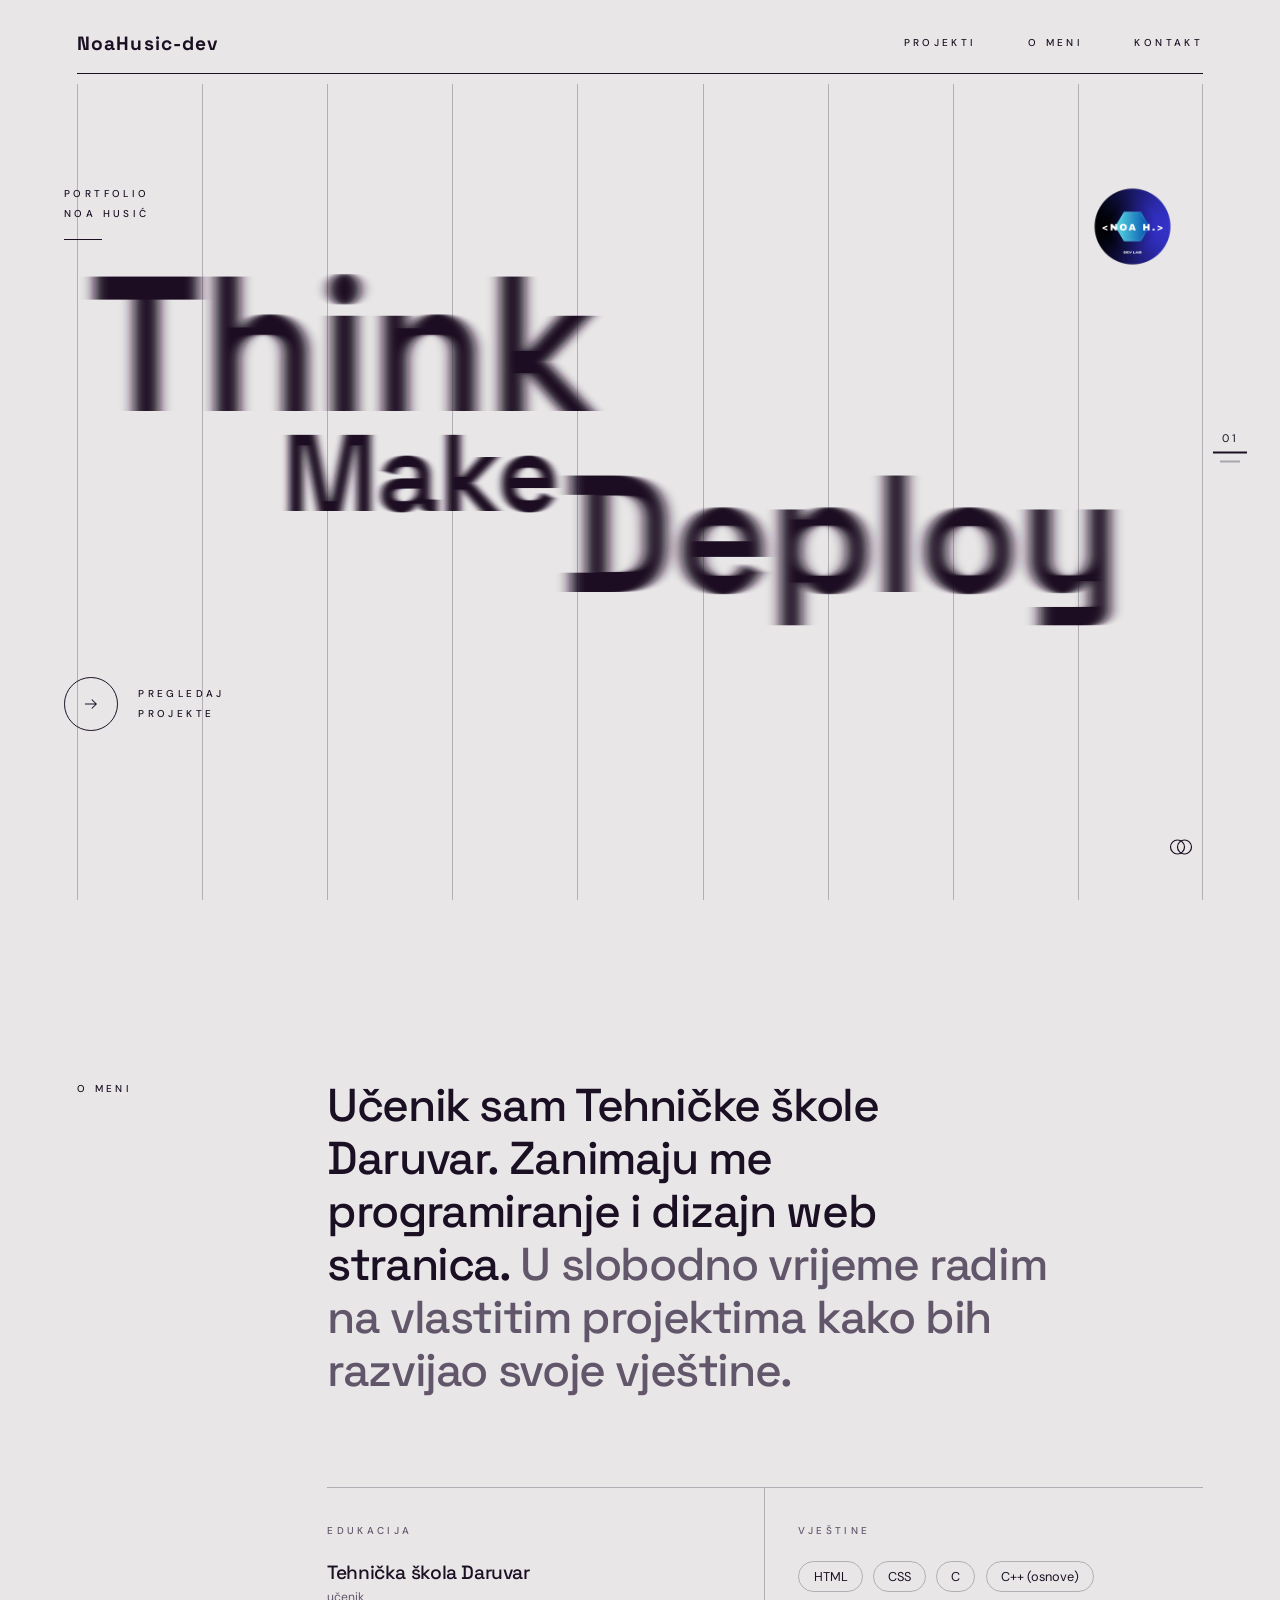
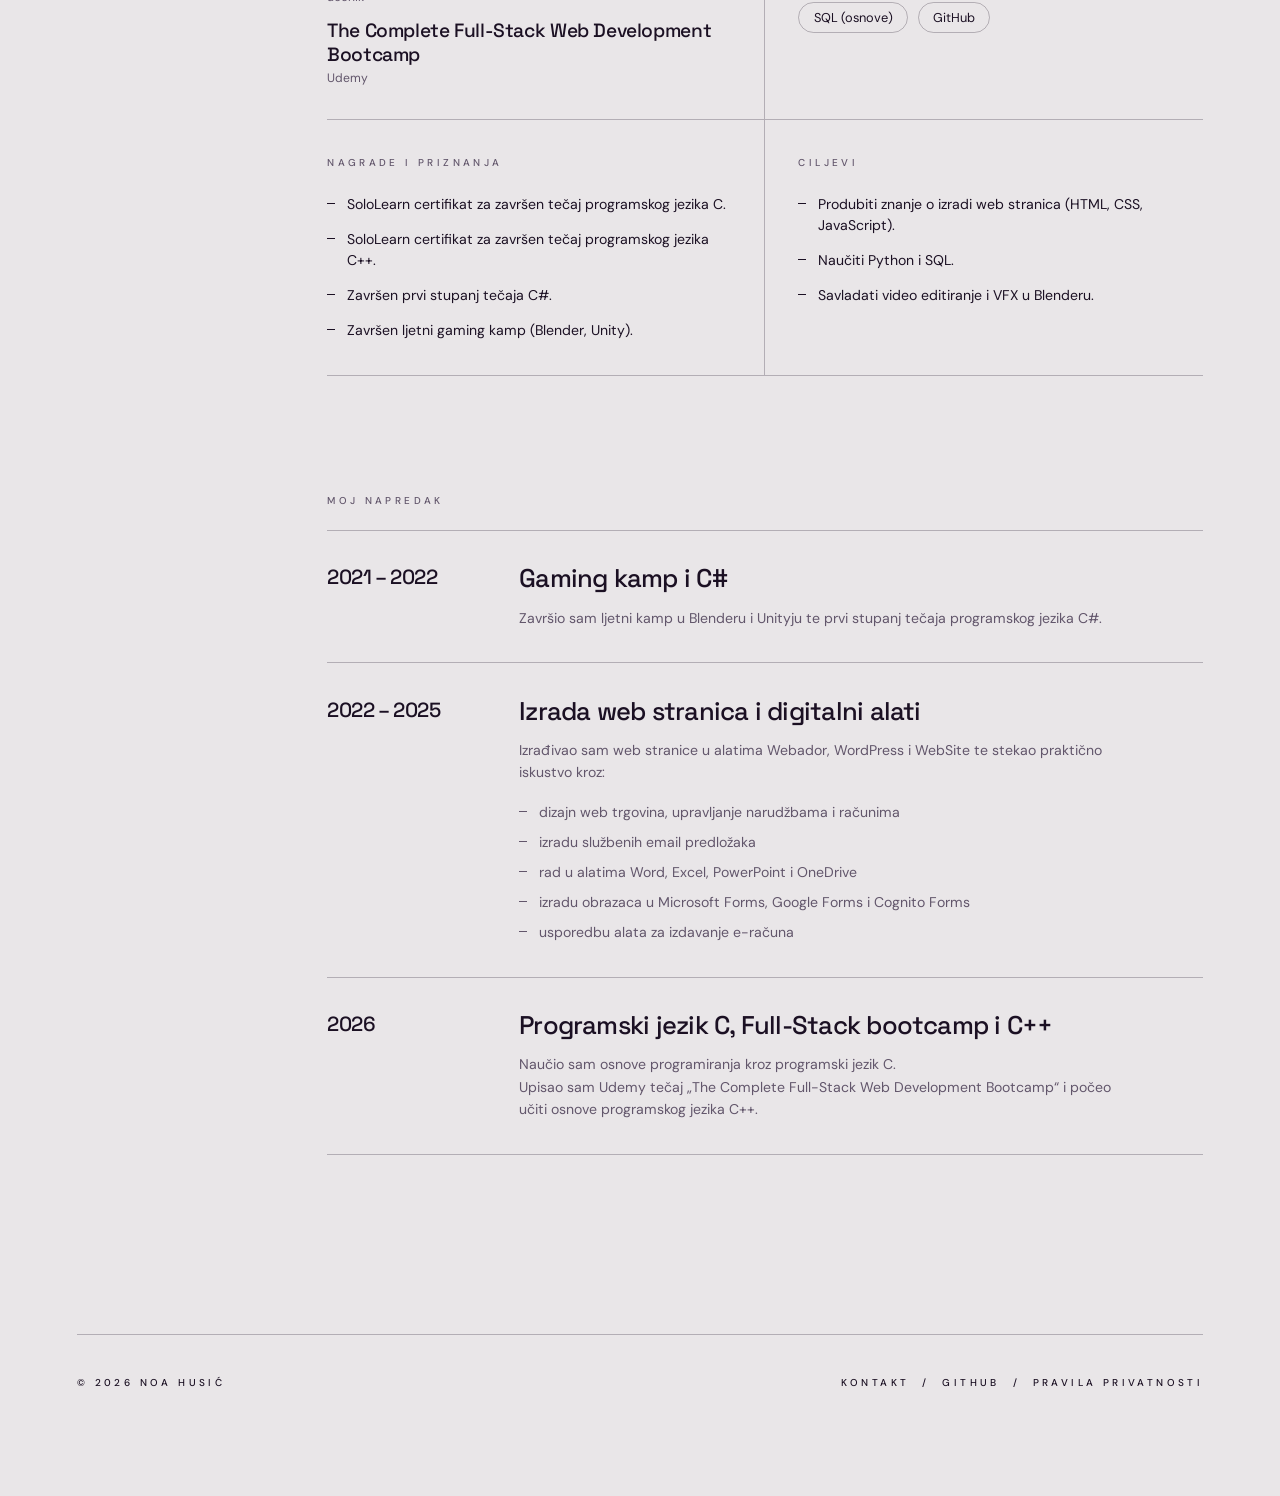
<file: index.html>
<!DOCTYPE html>
<html lang="hr">
<head>
<meta charset="utf-8">
<meta name="viewport" content="width=device-width, initial-scale=1, viewport-fit=cover">
<title>Noa Husić – Portfolio</title>
<meta name="description" content="Portfolio Noe Husića: web razvoj i dizajn.">
<link rel="preconnect" href="https://fonts.googleapis.com"><link rel="preconnect" href="https://fonts.gstatic.com" crossorigin>
<link rel="stylesheet" href="https://fonts.googleapis.com/css2?family=DM+Sans:wght@400;500&family=Space+Grotesk:wght@500;700&display=swap">
<script>try{document.documentElement.dataset.theme=localStorage.getItem("theme")||"light"}catch(e){document.documentElement.dataset.theme="light"}</script>
<link rel="stylesheet" href="style.css">
</head>
<body>
<svg width="0" height="0" style="position:absolute" aria-hidden="true"><defs><filter id="hb0" x="-20%" y="-10%" width="140%" height="120%"><feGaussianBlur class="hb" stdDeviation="0 0"/></filter><filter id="hb1" x="-20%" y="-10%" width="140%" height="120%"><feGaussianBlur class="hb" stdDeviation="0 0"/></filter><filter id="hb2" x="-20%" y="-10%" width="140%" height="120%"><feGaussianBlur class="hb" stdDeviation="0 0"/></filter><filter id="hb3" x="-20%" y="-10%" width="140%" height="120%"><feGaussianBlur class="hb" stdDeviation="0 0"/></filter></defs></svg>
<main>
<div class="cols" aria-hidden="true"><i></i><i></i><i></i><i></i><i></i><i></i><i></i><i></i><i></i></div>
<header>
  <a class="logo" href="index.html" aria-label="Početna">NoaHusic-dev</a>
  <nav class="mini"><a href="projekti.html">Projekti</a><a href="index.html#o-meni">O meni</a><a href="kontakt.html">Kontakt</a></nav>
</header>
<section class="stage" data-s>
  <div class="inner">
    <p class="mini rule tl">Portfolio<br>Noa Husić</p>
    <h1><span class="w w1" data-blur="7">Think</span><span class="w w2" data-blur="4">Make</span><span class="w w3" data-blur="8">Deploy</span><!--<span class="w w4" data-blur="9">Lab</span>--></h1>
    <img class="hero-logo" src="images/mp-logo.png" alt="Logo NoaHusic-dev" decoding="async">
    <!--<p class="mini rule tr">Web<br>Sučelja<br>Sustavi<br>Detalji</p>-->
    <div class="cta">
      <!--<p>Razvijam web stranice i aplikacije koje su jasne, brze i pažljivo oblikovane.</p>-->
      <a class="row" href="projekti.html"><span class="btn" aria-hidden="true"><svg width="18" height="18" viewBox="0 0 24 24" fill="none" stroke="currentColor" stroke-width="1.4"><path d="M4 12h15M13 6l6 6-6 6"/></svg></span><span class="mini">Pregledaj<br>projekte</span></a>
    </div>
  </div>
</section>

<section class="sec" id="o-meni" data-s>
  <p class="mini lbl rv">O meni</p>
  <div class="bd">
    <p class="big rv" style="--d:.1s">Učenik sam Tehničke škole Daruvar. Zanimaju me programiranje i dizajn web stranica. <em>U slobodno vrijeme radim na vlastitim projektima kako bih razvijao svoje vještine.</em></p>

    <div class="facts">
      <article class="fact rv">
        <h2 class="mini">Edukacija</h2>
        <ul class="rows">
          <li><strong>Tehnička škola Daruvar</strong><span>učenik</span></li>
          <li><strong>The Complete Full-Stack Web Development Bootcamp</strong><span>Udemy</span></li>
        </ul>
      </article>

      <article class="fact rv" style="--d:.08s">
        <h2 class="mini">Vještine</h2>
        <div class="tags"><span>HTML</span><span>CSS</span><span>C</span><span>C++ (osnove)</span><span>SQL (osnove)</span><span>GitHub</span></div>
      </article>

      <article class="fact rv">
        <h2 class="mini">Nagrade i priznanja</h2>
        <ul class="dots">
          <li>SoloLearn certifikat za završen tečaj programskog jezika C.</li>
          <li>SoloLearn certifikat za završen tečaj programskog jezika C++.</li>
          <li>Završen prvi stupanj tečaja C#.</li>
          <li>Završen ljetni gaming kamp (Blender, Unity).</li>
        </ul>
      </article>

      <article class="fact rv" style="--d:.08s">
        <h2 class="mini">Ciljevi</h2>
        <ul class="dots">
          <li>Produbiti znanje o izradi web stranica (HTML, CSS, JavaScript).</li>
          <li>Naučiti Python i SQL.</li>
          <li>Savladati video editiranje i VFX u Blenderu.</li>
        </ul>
      </article>
    </div>

    <h2 class="mini sub-h rv">Moj napredak</h2>
    <ol class="steps">
      <li class="step rv">
        <span class="yr">2021 – 2022</span>
        <div><h3>Gaming kamp i C#</h3>
        <p>Završio sam ljetni kamp u Blenderu i Unityju te prvi stupanj tečaja programskog jezika C#.</p></div>
      </li>
      <li class="step rv">
        <span class="yr">2022 – 2025</span>
        <div><h3>Izrada web stranica i digitalni alati</h3>
        <p>Izrađivao sam web stranice u alatima Webador, WordPress i WebSite te stekao praktično iskustvo kroz:</p>
        <ul class="dots">
          <li>dizajn web trgovina, upravljanje narudžbama i računima</li>
          <li>izradu službenih email predložaka</li>
          <li>rad u alatima Word, Excel, PowerPoint i OneDrive</li>
          <li>izradu obrazaca u Microsoft Forms, Google Forms i Cognito Forms</li>
          <li>usporedbu alata za izdavanje e-računa</li>
        </ul></div>
      </li>
      <li class="step rv">
        <span class="yr">2026</span>
        <div><h3>Programski jezik C, Full-Stack bootcamp i C++</h3>
        <p>Naučio sam osnove programiranja kroz programski jezik C.</p>
        <p>Upisao sam Udemy tečaj „The Complete Full-Stack Web Development Bootcamp“ i počeo učiti osnove programskog jezika C++.</p></div>
      </li>
    </ol>
  </div>
</section>

<!--<section class="sec" id="radovi" data-s>
  <p class="mini lbl rv">Odabrani radovi</p>
  <div class="bd">
    <a class="work rv" href="projekti.html"><span class="n">01</span><span class="t">Digitalni raspored sati</span><span class="g">Svelte · Go · Tailwind</span><span class="y">2026</span><span class="ar">↗</span></a>
    <a class="work rv" style="--d:.1s" href="projekti.html"><span class="n">02</span><span class="t">Naziv projekta</span><span class="g">HTML · CSS · JS</span><span class="y">2026</span><span class="ar">↗</span></a>
    <a class="work rv" style="--d:.2s" href="projekti.html"><span class="n">03</span><span class="t">Naziv projekta</span><span class="g">HTML · CSS · JS</span><span class="y">2026</span><span class="ar">↗</span></a>
  </div>
</section>-->
</main>

<footer class="mini rv" data-s>
  <span>© 2026 Noa Husić</span>
  <span><a href="kontakt.html">Kontakt</a> &nbsp;/&nbsp; <a href="https://github.com/NoaHusic-dev" rel="noopener">GitHub</a> &nbsp;/&nbsp; <a href="pravila-privatnosti.html">Pravila privatnosti</a></span>
</footer>
<div class="idx" aria-hidden="true"><span id="idxn">01</span><i class="on"></i><i></i><i></i><i></i></div>
<button class="tgl" id="theme" aria-label="Promijeni temu (svijetla / tamna)"><svg viewBox="0 0 26 26" fill="none" stroke="currentColor" stroke-width="1.2"><circle cx="9.5" cy="13" r="7"/><circle cx="16.5" cy="13" r="7"/></svg></button>
<script src="script.js"></script>
</body>
</html>
</file>
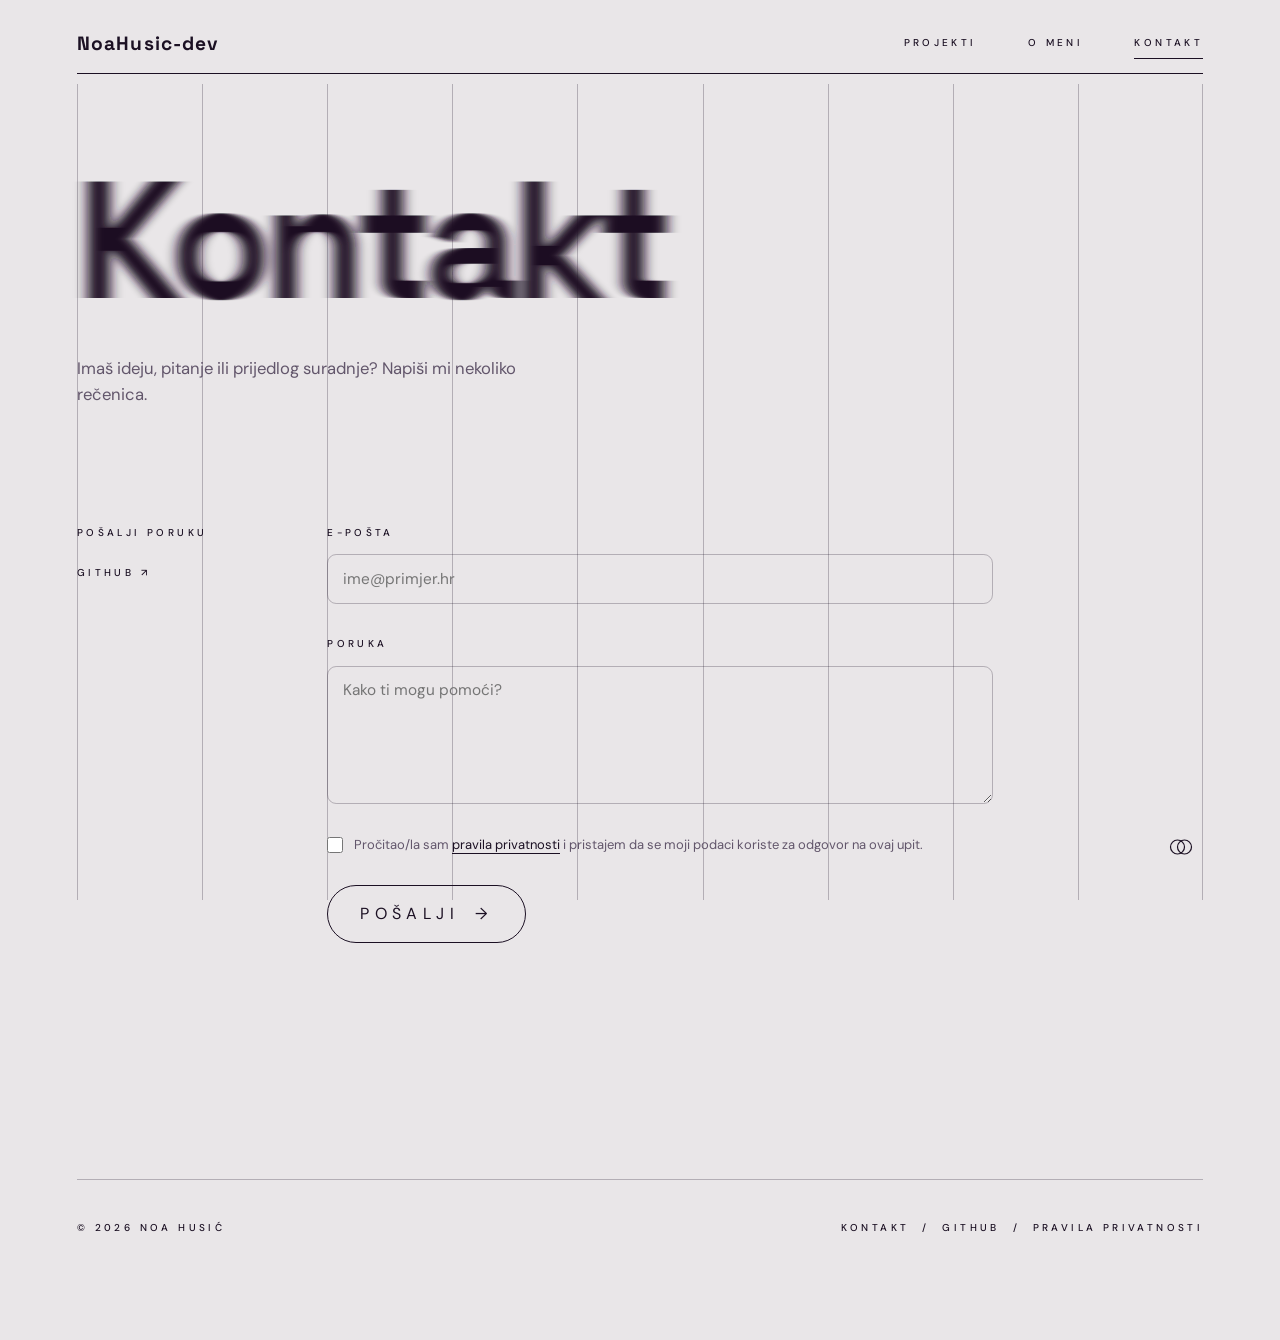
<file: kontakt.html>
<!DOCTYPE html>
<html lang="hr">
<head>
<meta charset="utf-8">
<meta name="viewport" content="width=device-width, initial-scale=1, viewport-fit=cover">
<title>Kontakt – Noa Husić</title>
<meta name="description" content="Kontaktiraj Nou Husića.">
<link rel="preconnect" href="https://fonts.googleapis.com"><link rel="preconnect" href="https://fonts.gstatic.com" crossorigin>
<link rel="stylesheet" href="https://fonts.googleapis.com/css2?family=DM+Sans:wght@400;500&family=Space+Grotesk:wght@500;700&display=swap">
<script>try{document.documentElement.dataset.theme=localStorage.getItem("theme")||"light"}catch(e){document.documentElement.dataset.theme="light"}</script>
<link rel="stylesheet" href="style.css">
</head>
<body>
<svg width="0" height="0" style="position:absolute" aria-hidden="true"><defs><filter id="hb0" x="-20%" y="-10%" width="140%" height="120%"><feGaussianBlur class="hb" stdDeviation="0 0"/></filter></defs></svg>
<div class="cols" aria-hidden="true"><i></i><i></i><i></i><i></i><i></i><i></i><i></i><i></i><i></i></div>
<header>
  <a class="logo" href="index.html" aria-label="Početna">NoaHusic-dev</a>
  <nav class="mini"><a href="projekti.html">Projekti</a><a href="index.html#o-meni">O meni</a><a href="kontakt.html" aria-current="page">Kontakt</a></nav>
</header>
<main>
<section class="ph">
  <h1><span class="w" data-blur="7">Kontakt</span></h1>
  <p class="lead rv">Imaš ideju, pitanje ili prijedlog suradnje? Napiši mi nekoliko rečenica.</p>
</section>
<section class="sec" style="padding-top:calc(4*var(--s))">
  <div class="lbl rv side"><p class="mini">Pošalji poruku</p><p class="mini" style="margin-top:2em"><a href="https://github.com/NoaHusic-dev" rel="noopener">GitHub ↗</a></p></div>
  <div class="bd rv" style="--d:.1s">
    <!-- Zamijeni YOUR_FORM_ID svojim Formspree ID-jem -->
    <form class="form" action="https://formspree.io/f/mqerznrn" method="POST" data-ajax>
      <div class="fld"><label class="mini" for="email">E-pošta</label><input id="email" name="email" type="email" autocomplete="email" placeholder="ime@primjer.hr" required></div>
      <div class="fld"><label class="mini" for="message">Poruka</label><textarea id="message" name="message" placeholder="Kako ti mogu pomoći?" required></textarea></div>
      <label class="chk"><input type="checkbox" name="privacy" value="da" required><span>Pročitao/la sam <a href="pravila-privatnosti.html">pravila privatnosti</a> i pristajem da se moji podaci koriste za odgovor na ovaj upit.</span></label>
      <input class="hp" type="text" name="_gotcha" tabindex="-1" autocomplete="off" aria-hidden="true">
      <button class="send mini" type="submit">Pošalji <span aria-hidden="true">→</span></button>
      <p class="note" role="status" aria-live="polite"></p>
    </form>
  </div>
</section>
</main>

<footer class="mini rv">
  <span>© 2026 Noa Husić</span>
  <span><a href="kontakt.html">Kontakt</a> &nbsp;/&nbsp; <a href="https://github.com/NoaHusic-dev" rel="noopener">GitHub</a> &nbsp;/&nbsp; <a href="pravila-privatnosti.html">Pravila privatnosti</a></span>
</footer>
<button class="tgl" id="theme" aria-label="Promijeni temu (svijetla / tamna)"><svg viewBox="0 0 26 26" fill="none" stroke="currentColor" stroke-width="1.2"><circle cx="9.5" cy="13" r="7"/><circle cx="16.5" cy="13" r="7"/></svg></button>
<script src="script.js"></script>
</body>
</html>
</file>
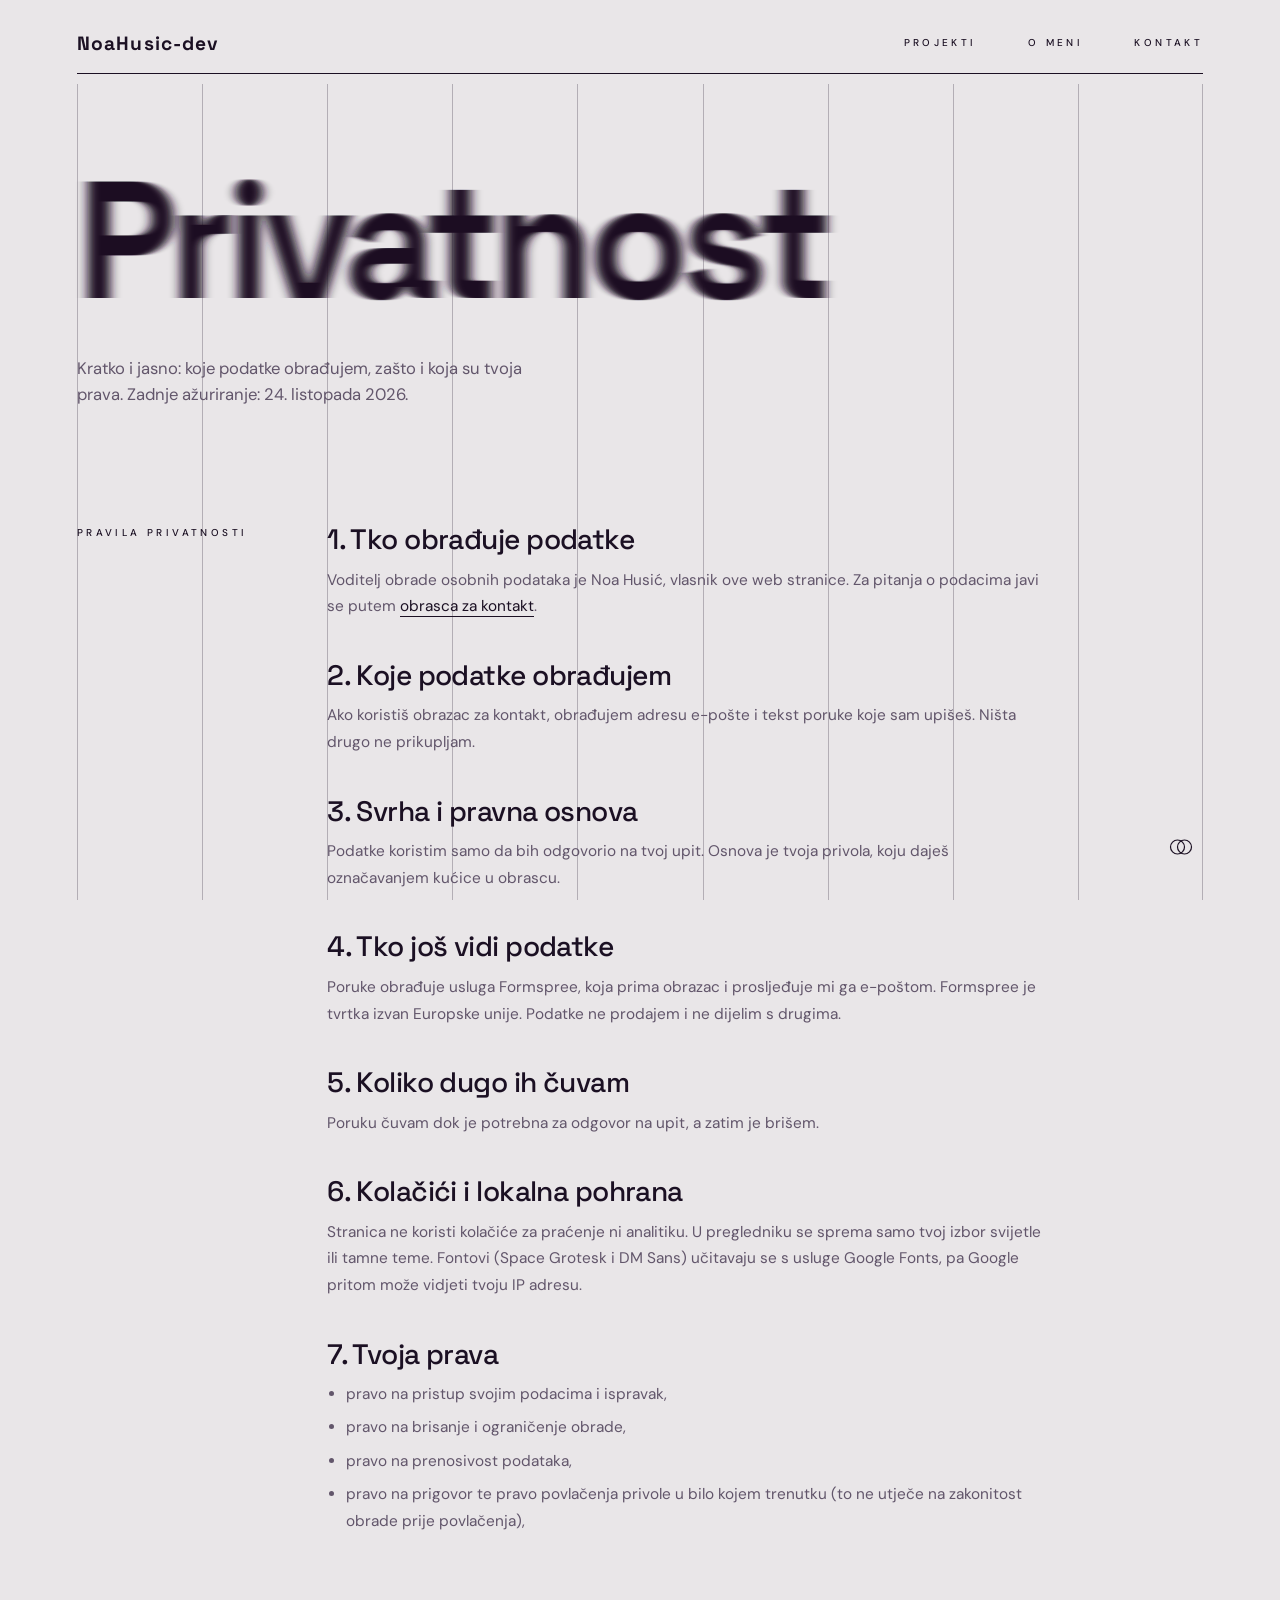
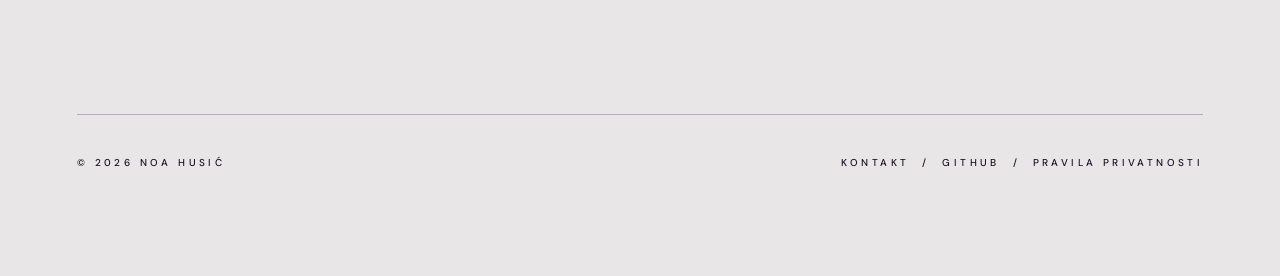
<file: pravila-privatnosti.html>
<!DOCTYPE html>
<html lang="hr">
<head>
<meta charset="utf-8">
<meta name="viewport" content="width=device-width, initial-scale=1, viewport-fit=cover">
<title>Pravila privatnosti – Noa Husić</title>
<meta name="description" content="Pravila privatnosti web stranice Noe Husića.">
<link rel="preconnect" href="https://fonts.googleapis.com"><link rel="preconnect" href="https://fonts.gstatic.com" crossorigin>
<link rel="stylesheet" href="https://fonts.googleapis.com/css2?family=DM+Sans:wght@400;500&family=Space+Grotesk:wght@500;700&display=swap">
<script>try{document.documentElement.dataset.theme=localStorage.getItem("theme")||"light"}catch(e){document.documentElement.dataset.theme="light"}</script>
<link rel="stylesheet" href="style.css">
</head>
<body>
<svg width="0" height="0" style="position:absolute" aria-hidden="true"><defs><filter id="hb0" x="-20%" y="-10%" width="140%" height="120%"><feGaussianBlur class="hb" stdDeviation="0 0"/></filter></defs></svg>
<div class="cols" aria-hidden="true"><i></i><i></i><i></i><i></i><i></i><i></i><i></i><i></i><i></i></div>
<header>
  <a class="logo" href="index.html" aria-label="Početna">NoaHusic-dev</a>
  <nav class="mini"><a href="projekti.html">Projekti</a><a href="index.html#o-meni">O meni</a><a href="kontakt.html">Kontakt</a></nav>
</header>
<main>
<section class="ph long">
  <h1><span class="w" data-blur="6">Privatnost</span></h1>
  <p class="lead rv">Kratko i jasno: koje podatke obrađujem, zašto i koja su tvoja prava. Zadnje ažuriranje: 24. listopada 2026.</p>
</section>
<section class="sec" style="padding-top:calc(4*var(--s))">
  <p class="mini lbl rv">Pravila privatnosti</p>
  <div class="bd prose rv" style="--d:.1s">
    <div><h2>1. Tko obrađuje podatke</h2><p>Voditelj obrade osobnih podataka je Noa Husić, vlasnik ove web stranice. Za pitanja o podacima javi se putem <a href="kontakt.html">obrasca za kontakt</a>.</p></div>
    <div><h2>2. Koje podatke obrađujem</h2><p>Ako koristiš obrazac za kontakt, obrađujem adresu e-pošte i tekst poruke koje sam upišeš. Ništa drugo ne prikupljam.</p></div>
    <div><h2>3. Svrha i pravna osnova</h2><p>Podatke koristim samo da bih odgovorio na tvoj upit. Osnova je tvoja privola, koju daješ označavanjem kućice u obrascu.</p></div>
    <div><h2>4. Tko još vidi podatke</h2><p>Poruke obrađuje usluga Formspree, koja prima obrazac i prosljeđuje mi ga e-poštom. Formspree je tvrtka izvan Europske unije. Podatke ne prodajem i ne dijelim s drugima.</p></div>
    <div><h2>5. Koliko dugo ih čuvam</h2><p>Poruku čuvam dok je potrebna za odgovor na upit, a zatim je brišem.</p></div>
    <div><h2>6. Kolačići i lokalna pohrana</h2><p>Stranica ne koristi kolačiće za praćenje ni analitiku. U pregledniku se sprema samo tvoj izbor svijetle ili tamne teme. Fontovi (Space Grotesk i DM Sans) učitavaju se s usluge Google Fonts, pa Google pritom može vidjeti tvoju IP adresu.</p></div>
    <div><h2>7. Tvoja prava</h2><ul><li>pravo na pristup svojim podacima i ispravak,</li><li>pravo na brisanje i ograničenje obrade,</li><li>pravo na prenosivost podataka,</li><li>pravo na prigovor te pravo povlačenja privole u bilo kojem trenutku (to ne utječe na zakonitost obrade prije povlačenja),</li></ul></div>
  </div>
</section>
</main>

<footer class="mini rv">
  <span>© 2026 Noa Husić</span>
  <span><a href="kontakt.html">Kontakt</a> &nbsp;/&nbsp; <a href="https://github.com/NoaHusic-dev" rel="noopener">GitHub</a> &nbsp;/&nbsp; <a href="pravila-privatnosti.html">Pravila privatnosti</a></span>
</footer>
<button class="tgl" id="theme" aria-label="Promijeni temu (svijetla / tamna)"><svg viewBox="0 0 26 26" fill="none" stroke="currentColor" stroke-width="1.2"><circle cx="9.5" cy="13" r="7"/><circle cx="16.5" cy="13" r="7"/></svg></button>
<script src="script.js"></script>
</body>
</html>
</file>
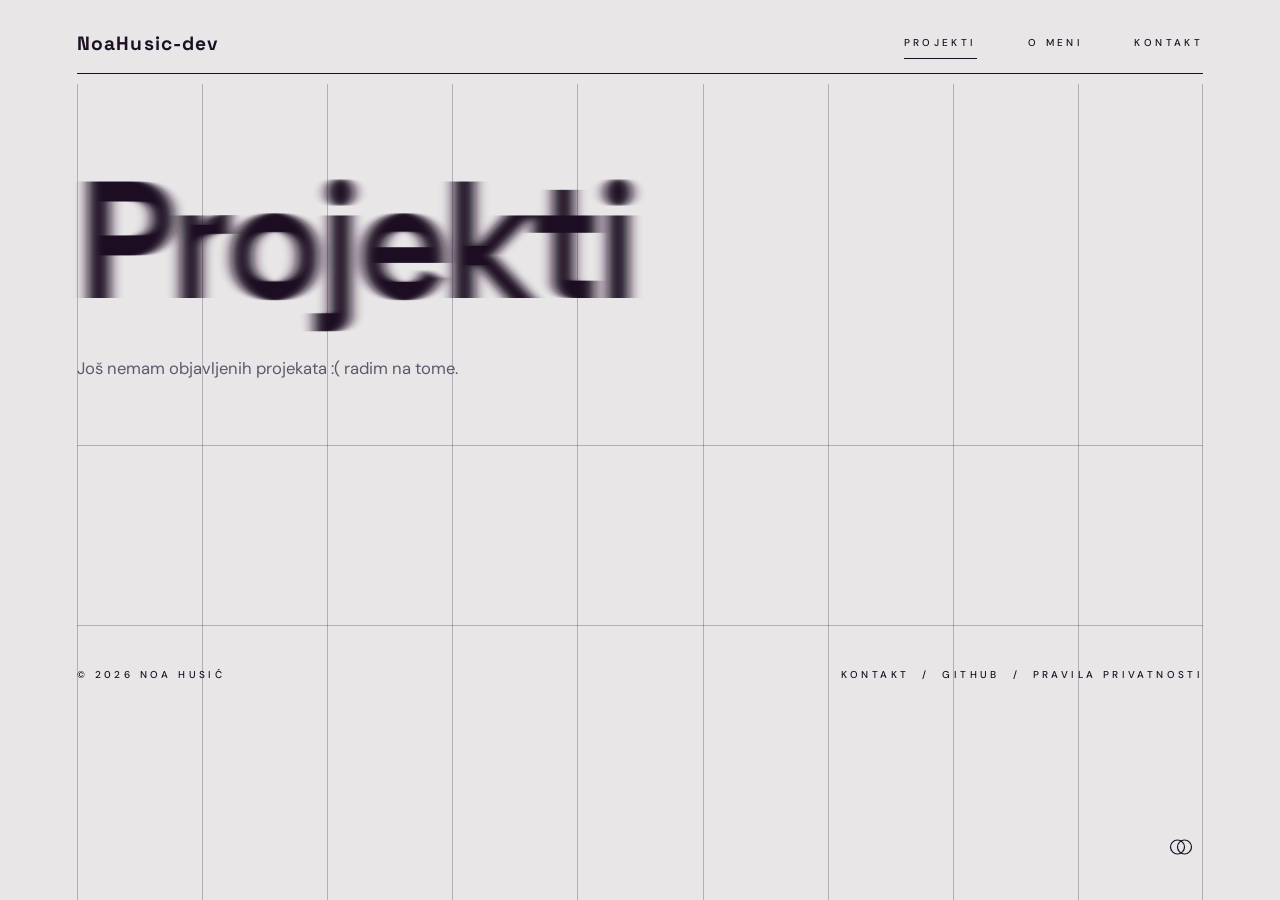
<file: projekti.html>
<!DOCTYPE html>
<html lang="hr">
<head>
<meta charset="utf-8">
<meta name="viewport" content="width=device-width, initial-scale=1, viewport-fit=cover">
<title>Projekti – Noa Husić</title>
<meta name="description" content="Odabrani projekti Noe Husića.">
<link rel="preconnect" href="https://fonts.googleapis.com"><link rel="preconnect" href="https://fonts.gstatic.com" crossorigin>
<link rel="stylesheet" href="https://fonts.googleapis.com/css2?family=DM+Sans:wght@400;500&family=Space+Grotesk:wght@500;700&display=swap">
<script>try{document.documentElement.dataset.theme=localStorage.getItem("theme")||"light"}catch(e){document.documentElement.dataset.theme="light"}</script>
<link rel="stylesheet" href="style.css">
</head>
<body>
<svg width="0" height="0" style="position:absolute" aria-hidden="true"><defs><filter id="hb0" x="-20%" y="-10%" width="140%" height="120%"><feGaussianBlur class="hb" stdDeviation="0 0"/></filter></defs></svg>
<div class="cols" aria-hidden="true"><i></i><i></i><i></i><i></i><i></i><i></i><i></i><i></i><i></i></div>
<header>
  <a class="logo" href="index.html" aria-label="Početna">NoaHusic-dev</a>
  <nav class="mini"><a href="projekti.html" aria-current="page">Projekti</a><a href="index.html#o-meni">O meni</a><a href="kontakt.html">Kontakt</a></nav>
</header>
<main>
<section class="ph">
  <h1><span class="w" data-blur="7">Projekti</span></h1>
  <p class="lead rv">Još nemam objavljenih projekata :( radim na tome.</p>
</section>
<section class="cards">
    <!--
    <article class="card rv"><p class="mini">01 &nbsp;/&nbsp; 2026</p><h2>Digitalni raspored sati</h2><p>Tablo za TV u školi: sat uživo, odbrojavanje do kraja sata, rotacija stranica i razredi obojeni po smjeru.</p><div class="tags"><span>Svelte</span><span>Go</span><span>Tailwind</span></div></article>
    <article class="card rv"><p class="mini">02 &nbsp;/&nbsp; 2026</p><h2>Naziv projekta</h2><p>Kratak opis projekta: koji je problem, što si napravio i čime.</p><div class="tags"><span>HTML</span><span>CSS</span><span>JS</span></div></article>
    <article class="card rv"><p class="mini">03 &nbsp;/&nbsp; 2026</p><h2>Naziv projekta</h2><p>Kratak opis projekta: koji je problem, što si napravio i čime.</p><div class="tags"><span>HTML</span><span>CSS</span><span>JS</span></div></article>
    <article class="card rv"><p class="mini">04 &nbsp;/&nbsp; 2026</p><h2>Naziv projekta</h2><p>Kratak opis projekta: koji je problem, što si napravio i čime.</p><div class="tags"><span>HTML</span><span>CSS</span><span>JS</span></div></article>
-->
    </section>
</main>

<footer class="mini rv">
  <span>© 2026 Noa Husić</span>
  <span><a href="kontakt.html">Kontakt</a> &nbsp;/&nbsp; <a href="https://github.com/NoaHusic-dev" rel="noopener">GitHub</a> &nbsp;/&nbsp; <a href="pravila-privatnosti.html">Pravila privatnosti</a></span>
</footer>
<button class="tgl" id="theme" aria-label="Promijeni temu (svijetla / tamna)"><svg viewBox="0 0 26 26" fill="none" stroke="currentColor" stroke-width="1.2"><circle cx="9.5" cy="13" r="7"/><circle cx="16.5" cy="13" r="7"/></svg></button>
<script src="script.js"></script>
</body>
</html>
</file>
<file: style.css>
/* ==========================================================================
   Portfolio: zajednički stil (index, projekti, kontakt, pravila-privatnosti)
   Veličine se računaju iz --s (1/100 širine kadra 16:9), pa se sve skalira s ekranom.
   ========================================================================== */

:root {
  --s: min(1vw, 1.7778svh);
  --bg: #e9e6e8;
  --ink: #1b1023;
  --mut: #62566b;
  --line: rgba(27, 16, 35, 0.26);
  --hi: rgba(27, 16, 35, 0.07);
  --ease: cubic-bezier(0.22, 1, 0.36, 1);
  --display: "Space Grotesk", system-ui, sans-serif;
  color-scheme: light;
}
[data-theme="dark"] {
  --bg: #0e0b12;
  --ink: #f0eaf4;
  --mut: #a89cb3;
  --line: rgba(240, 234, 244, 0.22);
  --hi: rgba(240, 234, 244, 0.07);
  color-scheme: dark;
}

* { box-sizing: border-box; margin: 0; }
html { scroll-behavior: smooth; background: var(--bg); overflow-x: clip; }
body {
  background: var(--bg); color: var(--ink);
  font-family: "DM Sans", system-ui, sans-serif;
  -webkit-font-smoothing: antialiased;
  transition: background 0.5s, color 0.5s;
}
a { color: inherit; text-decoration: none; }
:focus-visible { outline: 2px solid var(--ink); outline-offset: 3px; }
main, footer { position: relative; z-index: 1; }

.mini { font-size: clamp(9px, calc(0.78 * var(--s)), 13px); letter-spacing: 0.34em; text-transform: uppercase; line-height: 2; font-weight: 500; }
.rule::after { content: ""; display: block; width: calc(3 * var(--s)); height: 1px; background: var(--ink); margin-top: calc(1.2 * var(--s)); }

/* ---- Zaglavlje ---- */
header {
  position: fixed; inset: 0 0 auto; z-index: 20;
  display: flex; align-items: center; justify-content: space-between;
  padding: calc(2.4 * var(--s)) calc(6 * var(--s)) calc(1.4 * var(--s));
  background: var(--bg); transition: background 0.5s;
}
header::after { content: ""; position: absolute; left: calc(6 * var(--s)); right: calc(6 * var(--s)); bottom: 0; height: 1px; background: var(--ink); }
.logo { font: 700 clamp(14px, calc(1.5 * var(--s)), 22px) var(--display); letter-spacing: 0.06em; }
nav { display: flex; gap: calc(4 * var(--s)); }
nav a { position: relative; }
nav a::after { content: ""; position: absolute; left: 0; right: 0; bottom: -0.6em; height: 1px; background: var(--ink); transform: scaleX(0); transform-origin: left; transition: transform 0.5s var(--ease); }
nav a:hover::after, nav a[aria-current="page"]::after { transform: scaleX(1); }

.cols { position: fixed; inset: calc(6.6 * var(--s)) calc(6 * var(--s)) 0; display: grid; grid-template-columns: repeat(9, 1fr); z-index: 0; pointer-events: none; }
.cols i { border-left: 1px solid var(--line); }
.cols i:last-child { border-right: 1px solid var(--line); }

/* ---- Naslovi s zamućenjem ---- */
.w { white-space: nowrap; cursor: default; }
.ph { position: relative; padding: calc(13 * var(--s)) calc(6 * var(--s)) calc(5 * var(--s)); }
.ph h1 { font: 700 calc(13 * var(--s)) var(--display); letter-spacing: -0.05em; line-height: 0.9; }
.ph .w { display: inline-block; filter: url(#hb0); }
.ph .lead { max-width: 44ch; margin-top: calc(3 * var(--s)); color: var(--mut); font-size: clamp(15px, calc(1.3 * var(--s)), 20px); line-height: 1.6; }

/* ---- Hero ---- */
.stage { position: relative; height: 100svh; overflow: hidden; }
.inner { position: absolute; left: 50%; top: 50%; width: calc(100 * var(--s)); height: calc(56.25 * var(--s)); margin: calc(-28.125 * var(--s)) 0 0 calc(-50 * var(--s)); }
.inner > * { position: absolute; }
.inner h1 { inset: 0; z-index: 3; font: 700 var(--s) var(--display); letter-spacing: -0.05em; line-height: 0.85; pointer-events: none; }
.inner .w { position: absolute; pointer-events: auto; }
.w1 { left: 7%; top: 24%; font-size: calc(15 * var(--s)); filter: url(#hb0); }
.w2 { left: 22%; top: 47%; font-size: calc(8.5 * var(--s)); filter: url(#hb1); }
.w3 { left: 44%; top: 52%; font-size: calc(13 * var(--s)); filter: url(#hb2); }
.w4 { left: 51%; top: 68%; font-size: calc(12 * var(--s)); filter: url(#hb3); }
.tl { left: 5%; top: 13%; z-index: 4; }
.tr { right: 7%; top: 13%; text-align: right; z-index: 4; }
.cta { left: 5%; bottom: 11%; z-index: 4; display: flex; flex-direction: column; align-items: flex-start; max-width: calc(30 * var(--s)); }
.cta p { font-size: clamp(11px, calc(0.95 * var(--s)), 16px); line-height: 1.55; color: var(--mut); margin-bottom: calc(2 * var(--s)); }
.cta .row { display: flex; gap: calc(1.6 * var(--s)); align-items: center; }
.btn { display: grid; place-items: center; width: calc(4.2 * var(--s)); height: calc(4.2 * var(--s)); min-width: 40px; min-height: 40px; border: 1px solid var(--ink); border-radius: 50%; transition: background 0.4s, color 0.4s, transform 0.5s var(--ease); }
.row:hover .btn { background: var(--ink); color: var(--bg); transform: translateX(0.4em); }
.hero-logo { right: 7%; top: 11%; z-index: 4; height: calc(9 * var(--s)); width: auto; max-width: calc(30 * var(--s)); object-fit: contain; }
/* ---- Bočni indeks i tema ---- */
.idx { position: fixed; right: calc(2.6 * var(--s)); top: 50%; transform: translateY(-50%); z-index: 6; font-size: 11px; letter-spacing: 0.2em; text-align: center; }
.idx i { display: block; width: calc(1.6 * var(--s)); min-width: 14px; height: 2px; background: var(--ink); opacity: 0.3; margin: 7px auto; transition: all 0.5s var(--ease); }
.idx i.on { opacity: 1; width: calc(2.6 * var(--s)); min-width: 22px; }
.tgl { position: fixed; right: calc(6 * var(--s)); bottom: calc(2.4 * var(--s)); z-index: 30; width: 44px; height: 44px; display: grid; place-items: center; background: none; border: 0; color: var(--ink); cursor: pointer; }
.tgl svg { width: 26px; height: 26px; transition: transform 0.7s var(--ease); }
.tgl:hover svg { transform: rotate(180deg); }

/* ---- Sekcije ---- */
.sec { position: relative; padding: calc(14 * var(--s)) calc(6 * var(--s)); display: grid; grid-template-columns: repeat(9, 1fr); }
.lbl { grid-column: 1 / 3; }
.bd { grid-column: 3 / 10; min-width: 0; }
.big { font: 500 calc(3.6 * var(--s)) / 1.15 var(--display); letter-spacing: -0.03em; max-width: 24ch; }
.big em { font-style: normal; color: var(--mut); }
.tags { display: flex; flex-wrap: wrap; gap: calc(0.8 * var(--s)); margin-top: calc(4 * var(--s)); }
.tags span { border: 1px solid var(--line); border-radius: 99px; padding: 0.45em 1.1em; font-size: clamp(12px, calc(1 * var(--s)), 16px); transition: background 0.3s; }
.tags span:hover { background: var(--hi); }

/* ---- O meni: blokovi ---- */
.facts { display: grid; grid-template-columns: repeat(2, 1fr); margin-top: calc(7 * var(--s)); border-top: 1px solid var(--line); }
.fact { display: flex; flex-direction: column; gap: calc(1.6 * var(--s)); padding: calc(2.6 * var(--s)); border-bottom: 1px solid var(--line); transition: background 0.4s; }
.fact:nth-child(odd) { padding-left: 0; border-right: 1px solid var(--line); }
.fact:hover { background: var(--hi); }
.fact:nth-child(odd):hover { box-shadow: -2px 0 0 var(--hi); }
.fact .mini { color: var(--mut); }
.fact .tags { margin-top: 0; }

.rows, .dots { list-style: none; padding: 0; display: grid; gap: calc(1.1 * var(--s)); }
.rows li { display: flex; flex-direction: column; gap: 0.2em; }
.rows strong { font: 500 clamp(16px, calc(1.5 * var(--s)), 24px) / 1.25 var(--display); letter-spacing: -0.02em; }
.rows span { color: var(--mut); font-size: clamp(12px, calc(0.95 * var(--s)), 15px); }
.dots li { position: relative; padding-left: 1.4em; color: var(--ink); line-height: 1.5; font-size: clamp(14px, calc(1.1 * var(--s)), 18px); }
.dots li::before { content: ""; position: absolute; left: 0; top: 0.62em; width: 0.55em; height: 1px; background: var(--ink); }

.sub-h { margin-top: calc(9 * var(--s)); margin-bottom: calc(1.5 * var(--s)); color: var(--mut); }
.steps { list-style: none; padding: 0; border-top: 1px solid var(--line); }
.step { display: grid; grid-template-columns: calc(13 * var(--s)) 1fr; gap: calc(2 * var(--s)); padding: calc(2.6 * var(--s)) 0; border-bottom: 1px solid var(--line); }
.step .yr { font: 500 clamp(16px, calc(1.6 * var(--s)), 26px) var(--display); letter-spacing: -0.02em; }
.step h3 { font: 500 clamp(18px, calc(2 * var(--s)), 32px) / 1.15 var(--display); letter-spacing: -0.03em; margin-bottom: 0.5em; }
.step p { color: var(--mut); line-height: 1.6; font-size: clamp(14px, calc(1.1 * var(--s)), 18px); max-width: 60ch; }
.step .dots { margin-top: calc(1.4 * var(--s)); gap: calc(0.7 * var(--s)); max-width: 60ch; }
.step .dots li { color: var(--mut); }
.step .dots li::before { background: var(--mut); }

/* ---- Radovi ---- */
.work { display: grid; grid-template-columns: calc(5 * var(--s)) 1.4fr 1fr auto 3em; align-items: center; gap: calc(1.5 * var(--s)); padding: calc(2.2 * var(--s)) 0; border-top: 1px solid var(--line); font-size: clamp(14px, calc(1.5 * var(--s)), 24px); transition: padding 0.6s var(--ease), background 0.4s; }
.work:last-child { border-bottom: 1px solid var(--line); }
.work:hover { padding-left: calc(2 * var(--s)); background: var(--hi); }
.work .n, .work .g, .work .y { color: var(--mut); font-size: 0.72em; }
.work .t { font-family: var(--display); font-weight: 500; letter-spacing: -0.02em; }
.work .ar { text-align: right; transition: transform 0.5s var(--ease); }
.work:hover .ar { transform: translate(0.3em, -0.3em); }

/* ---- Projekti ---- */
.cards { display: grid; grid-template-columns: repeat(2, 1fr); margin: 0 calc(6 * var(--s)) calc(14 * var(--s)); border-top: 1px solid var(--line); }
.card { display: flex; flex-direction: column; gap: calc(1.4 * var(--s)); min-height: calc(22 * var(--s)); padding: calc(3 * var(--s)); border-right: 1px solid var(--line); border-bottom: 1px solid var(--line); transition: background 0.4s; }
.card:nth-child(odd) { border-left: 1px solid var(--line); }
.card:hover { background: var(--hi); }
.card h2 { font: 500 calc(2.6 * var(--s)) / 1.1 var(--display); letter-spacing: -0.03em; }
.card p { color: var(--mut); line-height: 1.6; font-size: clamp(14px, calc(1.1 * var(--s)), 18px); }
.card .tags { margin-top: auto; padding-top: calc(2 * var(--s)); }

/* ---- Kontakt ---- */
.form { display: grid; gap: calc(2.4 * var(--s)); max-width: calc(52 * var(--s)); }
.fld { display: grid; gap: 0.7em; }
.fld input, .fld textarea { font: inherit; font-size: clamp(15px, calc(1.2 * var(--s)), 19px); color: inherit; background: transparent; border: 1px solid var(--line); border-radius: 0.6em; padding: 0.9em 1em; transition: border-color 0.3s, background 0.3s; }
.fld input:hover, .fld textarea:hover { background: var(--hi); }
.fld input:focus, .fld textarea:focus { border-color: var(--ink); }
.fld textarea { min-height: 9em; resize: vertical; }
.chk { display: flex; gap: 0.8em; align-items: flex-start; color: var(--mut); font-size: clamp(13px, calc(1 * var(--s)), 16px); line-height: 1.5; }
.chk input { accent-color: var(--ink); width: 1.2em; height: 1.2em; margin-top: 0.15em; flex: none; }
.chk a { color: var(--ink); border-bottom: 1px solid var(--ink); }
.send { justify-self: start; font: inherit; display: inline-flex; gap: 1em; align-items: center; padding: 1.1em 2em; background: none; color: var(--ink); border: 1px solid var(--ink); border-radius: 99px; cursor: pointer; transition: background 0.4s, color 0.4s; }
.send:hover { background: var(--ink); color: var(--bg); }
.send[disabled] { opacity: 0.5; cursor: wait; }
.note { min-height: 1.6em; color: var(--mut); }
.hp { position: absolute; left: -9999px; }
.side a { border-bottom: 1px solid transparent; transition: border-color 0.3s; }
.side a:hover { border-color: var(--ink); }

/* ---- Pravila privatnosti ---- */
.prose { display: grid; gap: calc(3 * var(--s)); max-width: 66ch; }
.prose h2 { font: 500 calc(2.2 * var(--s)) / 1.15 var(--display); letter-spacing: -0.02em; margin-bottom: 0.4em; }
.prose p, .prose li { color: var(--mut); line-height: 1.75; font-size: clamp(15px, calc(1.2 * var(--s)), 19px); }
.prose ul { padding-left: 1.2em; display: grid; gap: 0.4em; }
.prose a { color: var(--ink); border-bottom: 1px solid var(--ink); }

/* ---- Podnožje ---- */
footer { margin: 0 calc(6 * var(--s)); border-top: 1px solid var(--line); padding: calc(3 * var(--s)) 0 calc(8 * var(--s)); display: flex; justify-content: space-between; gap: 2em; flex-wrap: wrap; }
footer a { border-bottom: 1px solid transparent; transition: border-color 0.3s; }
footer a:hover { border-color: var(--ink); }

/* ---- Pojavljivanje pri skrolanju ---- */
.rv { opacity: 0; transform: translateY(calc(3 * var(--s))); filter: blur(8px); transition: opacity 1s var(--ease), transform 1s var(--ease), filter 1s var(--ease); transition-delay: var(--d, 0s); }
.rv.in { opacity: 1; transform: none; filter: none; }

/* ---- Uski i uspravni ekrani ---- */
@media (max-aspect-ratio: 1/1) {
  :root { --s: 1.7vw; }

  /* Zaglavlje: logo i izbornik u jednom redu */
  header { padding: calc(3 * var(--s)) calc(5 * var(--s)) calc(1.6 * var(--s)); gap: calc(2 * var(--s)); }
  header::after { left: calc(5 * var(--s)); right: calc(5 * var(--s)); }
  .logo { white-space: nowrap; font-size: 15px; }
  nav { gap: calc(2.4 * var(--s)); }
  nav a { white-space: nowrap; }
  nav.mini { font-size: 10px; letter-spacing: 0.12em; }

  .cols { inset: calc(10 * var(--s)) calc(5 * var(--s)) 0; }

  /* Hero */
  .stage { height: auto; min-height: 100svh; }
  .inner { position: relative; left: 0; top: 0; width: auto; height: auto; margin: 0; padding: calc(20 * var(--s)) calc(5 * var(--s)) calc(12 * var(--s)); display: flex; flex-direction: column; gap: calc(3 * var(--s)); }
  .inner > * { position: static; }
  .inner h1 { display: flex; flex-direction: column; gap: calc(1.5 * var(--s)); }
  .inner .w { position: static; font-size: calc(12.5 * var(--s)); }
  .hero-logo { align-self: flex-start; margin: calc(2 * var(--s)) 0 0; height: calc(12 * var(--s)); width: auto; max-width: 40%; }
  .cta { max-width: none; }
  .tr { text-align: left; }

  /* Ostale stranice */
  .ph { padding: calc(20 * var(--s)) calc(5 * var(--s)) calc(5 * var(--s)); }
  .ph h1 { font-size: calc(11.5 * var(--s)); }
  .ph.long h1 { font-size: calc(9 * var(--s)); }

  /* Sekcije */
  .sec { display: block; padding: calc(10 * var(--s)) calc(5 * var(--s)); }
  .lbl { margin-bottom: calc(3 * var(--s)); }
  .big { font-size: calc(6.4 * var(--s)); max-width: none; }
  .facts { grid-template-columns: 1fr; margin-top: calc(8 * var(--s)); }
  .fact, .fact:nth-child(odd) { padding: calc(4.5 * var(--s)) 0; border-right: 0; }
  .fact:hover, .fact:nth-child(odd):hover { box-shadow: none; }
  .step { grid-template-columns: 1fr; gap: 0.5em; padding: calc(4.5 * var(--s)) 0; }
  .step h3 { font-size: calc(5.2 * var(--s)); }
  .work { grid-template-columns: 2.4em 1fr auto; font-size: 15px; }
  .work .g { display: none; }
  .cards { grid-template-columns: 1fr; margin: 0 calc(5 * var(--s)) calc(10 * var(--s)); }
  .card { min-height: 0; padding: calc(5 * var(--s)); border-left: 1px solid var(--line); }
  .card h2 { font-size: calc(6 * var(--s)); }
  footer { margin: 0 calc(5 * var(--s)); }
  .idx { display: none; }
}

@media (prefers-reduced-motion: reduce) {
  * { animation: none !important; transition: none !important; scroll-behavior: auto !important; }
  .rv { opacity: 1; transform: none; filter: none; }
}
</file>
